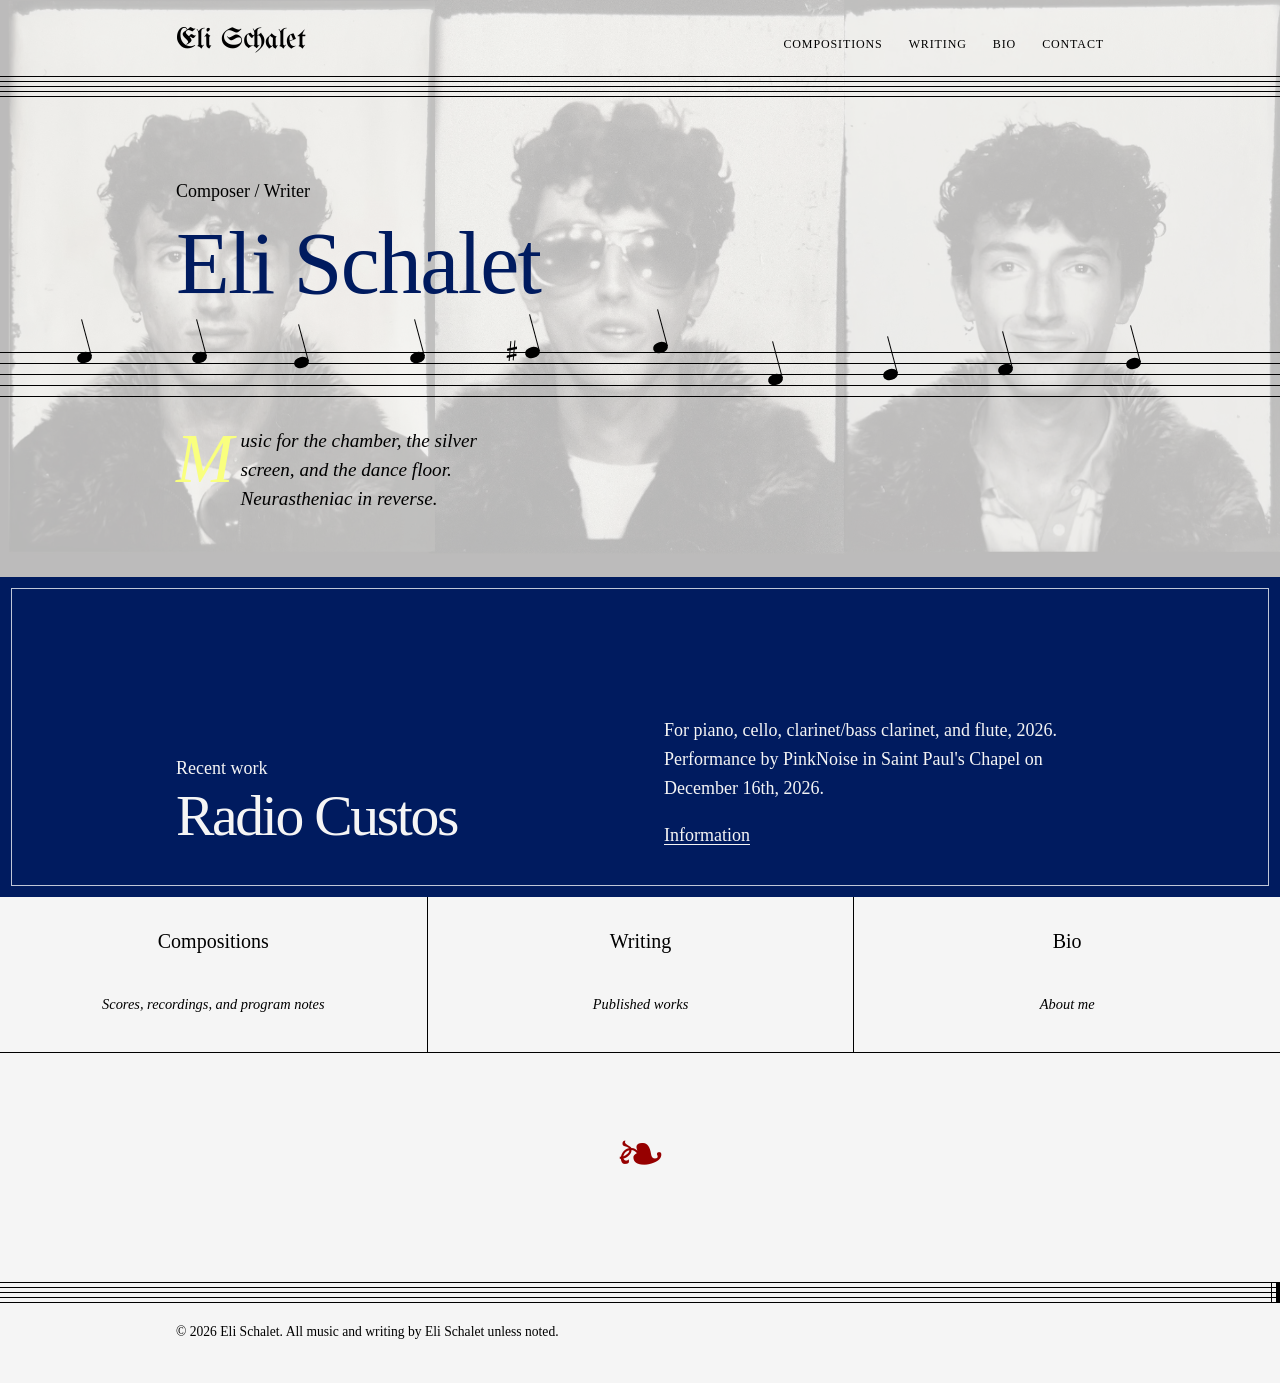
<file: index.html>
<!DOCTYPE html>
<html lang="en">
<head>
  <meta charset="UTF-8">
  <meta name="viewport" content="width=device-width, initial-scale=1">
  <title>Eli Schalet, Composer</title>
  <meta name="description" content="Composer of chamber and vocal music.">
  <meta property="og:title" content="Eli Schalet, Composer">
  <meta property="og:description" content="Composer of chamber and vocal music.">
  <meta property="og:type" content="website">
  <meta name="theme-color" content="#002FA7">
  <link rel="icon" href="images/Favicon.png">
  <link rel="preconnect" href="https://fonts.googleapis.com">
  <link rel="preconnect" href="https://fonts.gstatic.com" crossorigin>
  <link href="https://fonts.googleapis.com/css2?family=UnifrakturMaguntia&display=swap" rel="stylesheet">
  <link rel="stylesheet" href="css/style.css">
</head>
</head>
<body>
  <div class="top">
    <header class="site-header">
      <a class="site-title" href="index.html">Eli Schalet</a>
      <nav class="site-nav" aria-label="Main">
        <a href="compositions.html">compositions</a>
        <a href="writing.html">writing</a>
        <a href="bio.html">bio</a>
       <a href="contact.html">contact</a>
      </nav>
    </header>
    <div class="header-rule"><div class="staff small" aria-hidden="true"></div></div>

    <div class="hero-main">
      <section class="hero">
        <p class="role">Composer / Writer</p>
        <h1>Eli Schalet</h1>
        <div class="staff" aria-hidden="true">
          <span class="note" style="left:6%; top:5px"></span>
          <span class="note" style="left:15%; top:5px"></span>
          <span class="note" style="left:23%; top:10px"></span>
          <span class="note" style="left:32%; top:5px"></span>
          <span class="note sharp" style="left:41%; top:0px"></span>
          <span class="note" style="left:51%; top:-5px"></span>
          <span class="note" style="left:60%; top:27px"></span>
          <span class="note" style="left:69%; top:22px"></span>
          <span class="note" style="left:78%; top:17px"></span>
          <span class="note" style="left:88%; top:11px"></span>
        </div>
        <p class="lede">Music for the chamber, the silver screen, and the dance floor. Neurastheniac in reverse.</p>
      </section>
    </div>
    
  </div>

  <main>
    <section class="featured" aria-labelledby="feat">
      <div>
        <p>Recent work</p>
        <h2 id="feat">Radio Custos</h2>
      </div>
      <div>
        <p>For piano, cello, clarinet/bass clarinet, and flute, 2026. Performance by PinkNoise in Saint Paul's Chapel on December 16th, 2026.</p>
        <p><a href="compositions.html">Information</a></p>
      </div>
    </section>
    <nav class="doors" aria-label="Sections">
      <a href="compositions.html">Compositions<span>Scores, recordings, and program notes</span></a>
      <a href="writing.html">Writing<span>Published works</span></a>
      <a href="bio.html">Bio<span>About me</span></a>
    </nav>
  </main>

  <footer class="site-footer">
    <div class="staff small" aria-hidden="true"><span class="barline final"></span><span class="barline final"></span></div>
    <p>&copy; 2026 Eli Schalet. All music and writing by Eli Schalet unless noted.</p>
  </footer>
  <script src="js/main.js"></script>
</body>
</html>
</file>
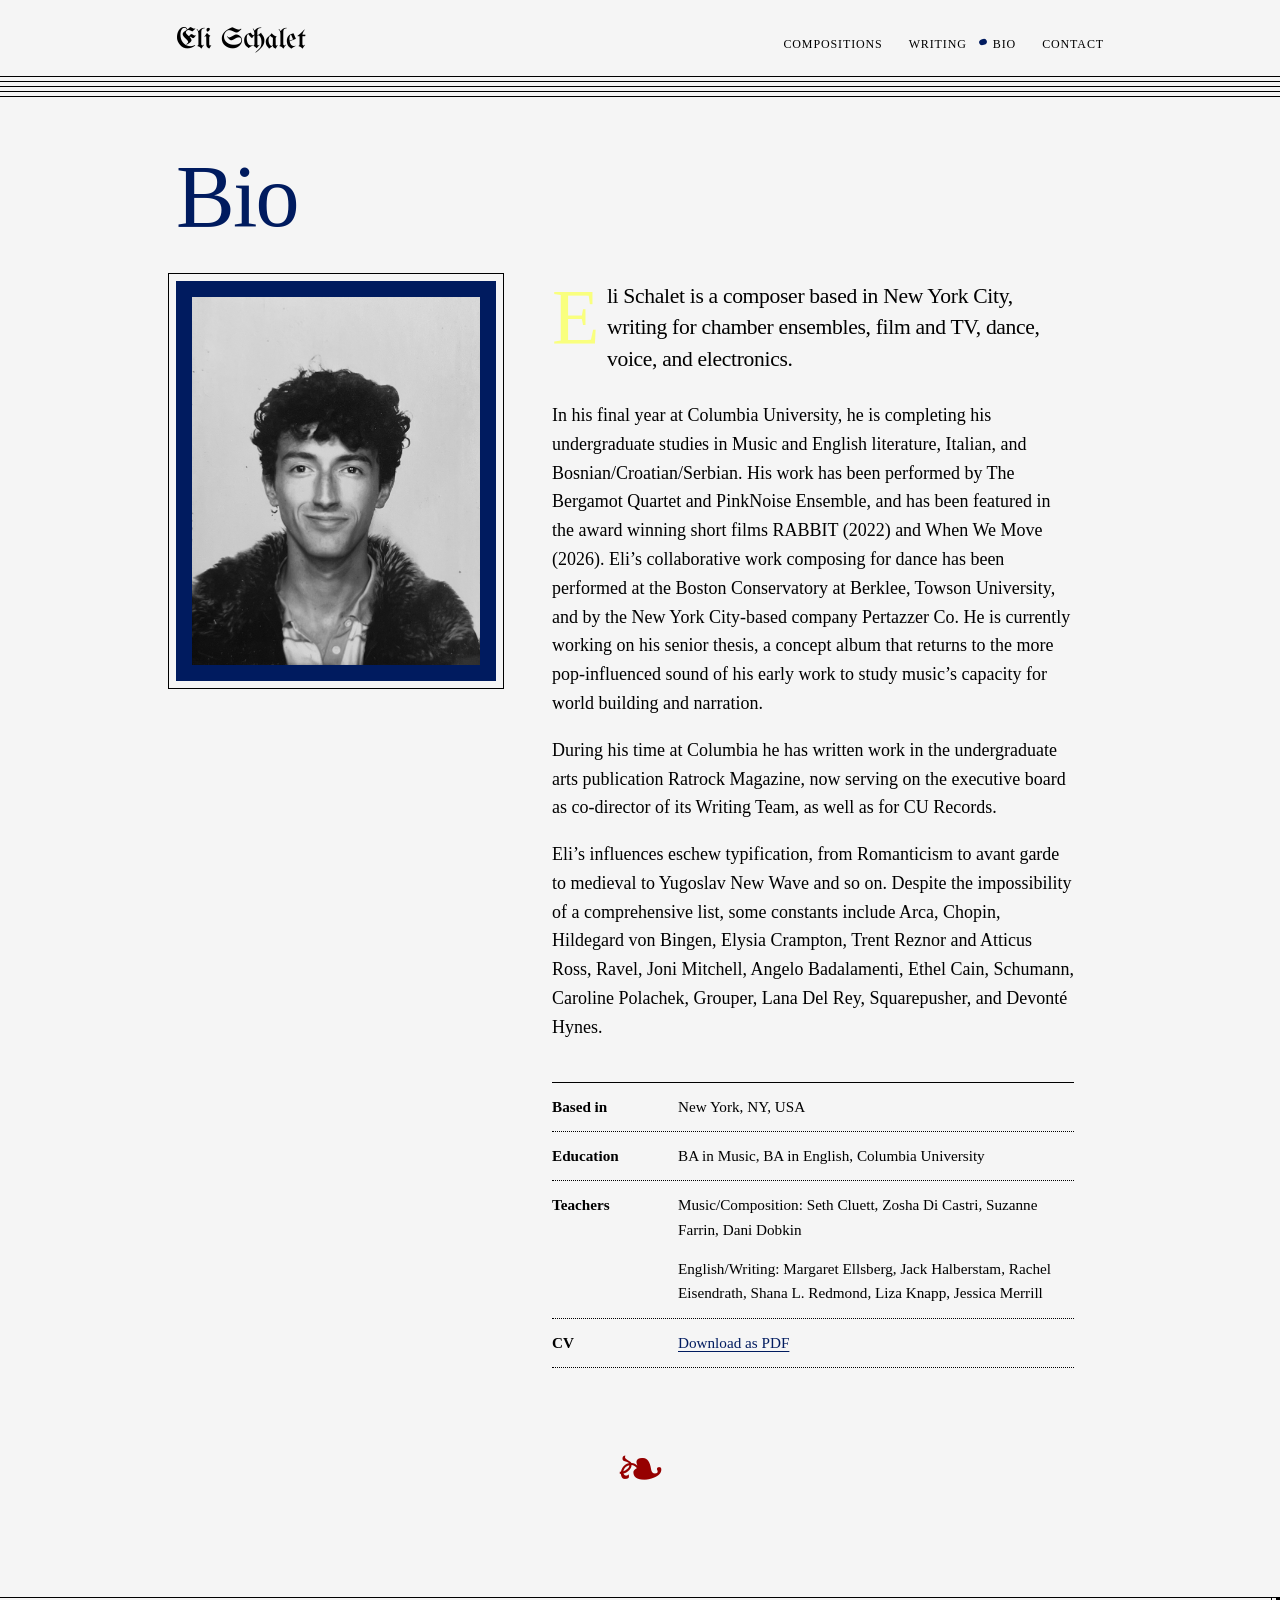
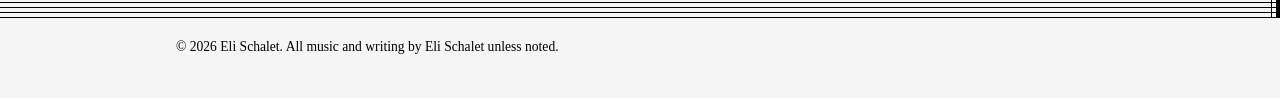
<file: bio.html>
<!DOCTYPE html>
<html lang="en">
<head>
  <meta charset="UTF-8">
  <meta name="viewport" content="width=device-width, initial-scale=1">
  <title>Bio | Eli Schalet</title>
  <meta name="description" content="About Eli Schalet, composer.">
  <meta property="og:title" content="Bio | Eli Schalet">
  <meta property="og:description" content="About Eli Schalet, composer.">
  <meta property="og:type" content="website">
  <meta name="theme-color" content="#002FA7">
  <link rel="icon" href="images/Favicon.png">
   <link rel="preconnect" href="https://fonts.googleapis.com">
  <link rel="preconnect" href="https://fonts.gstatic.com" crossorigin>
  <link href="https://fonts.googleapis.com/css2?family=UnifrakturMaguntia&display=swap" rel="stylesheet">
  <link rel="stylesheet" href="css/style.css">
</head>
<body>
  <header class="site-header">
    <a class="site-title" href="index.html">Eli Schalet</a>
    <nav class="site-nav" aria-label="Main">
      <a href="compositions.html">compositions</a>
      <a href="writing.html">writing</a>
      <a href="bio.html" aria-current="page">bio</a>
      <a href="contact.html">contact</a>
    </nav>
  </header>
  <div class="header-rule"><div class="staff small" aria-hidden="true"></div></div>

  <main>
    <h1 class="page-title">Bio</h1>
    
    <div class="bio">
      <div class="portrait">
        <!-- Add your photo to images/ then replace the line below with:
             <img src="images/Portrait.jpg" alt="Eli Schalet, photographed at ..."> -->
        <img src="images/Portrait.jpg" alt="Eli Schalet, photographed in Berlin">
      </div>
      <div class="bio-text">
        <p class="big">Eli Schalet is a composer based in New York City, writing for chamber ensembles, film and TV, dance, voice, and electronics.</p>
        <p>In his final year at Columbia University, he is completing his undergraduate studies in Music and English literature, Italian, and Bosnian/Croatian/Serbian. His work has been performed by The Bergamot Quartet and PinkNoise Ensemble, and has been featured in the award winning short films RABBIT (2022) and When We Move (2026). Eli’s collaborative work composing for dance has been performed at the Boston Conservatory at Berklee, Towson University, and by the New York City-based company Pertazzer Co. He is currently working on his senior thesis, a concept album that returns to the more pop-influenced sound of his early work to study music’s capacity for world building and narration.</p>
        <p>During his time at Columbia he has written work in the undergraduate arts publication Ratrock Magazine, now serving on the executive board as co-director of its Writing Team, as well as for CU Records.</p>
        <p>Eli’s influences eschew typification, from Romanticism to avant garde to medieval to Yugoslav New Wave and so on. Despite the impossibility of a comprehensive list, some constants include Arca, Chopin, Hildegard von Bingen, Elysia Crampton, Trent Reznor and Atticus Ross, Ravel, Joni Mitchell, Angelo Badalamenti, Ethel Cain, Schumann, Caroline Polachek, Grouper, Lana Del Rey, Squarepusher, and Devonté Hynes.</p>
        <dl class="facts">
          <div><dt>Based in</dt><dd>New York, NY, USA</dd></div>
          <div><dt>Education</dt><dd>BA in Music, BA in English, Columbia University</dd></div>
          <div><dt>Teachers</dt><dd><p>Music/Composition: Seth Cluett, Zosha Di Castri, Suzanne Farrin, Dani Dobkin</p><p>English/Writing: Margaret Ellsberg, Jack Halberstam, Rachel Eisendrath, Shana L. Redmond, Liza Knapp, Jessica Merrill</p></dd></div>
          <div><dt>CV</dt><dd><a href="docs/cv.pdf">Download as PDF</a></dd></div>
        </dl>
      </div>
    </div>
  </main>

  <footer class="site-footer">
    <div class="staff small" aria-hidden="true"><span class="barline final"></span><span class="barline final"></span></div>
    <p>&copy; 2026 Eli Schalet. All music and writing by Eli Schalet unless noted.</p>
  </footer>
  <script src="js/main.js"></script>
</body>
</html>
</file>
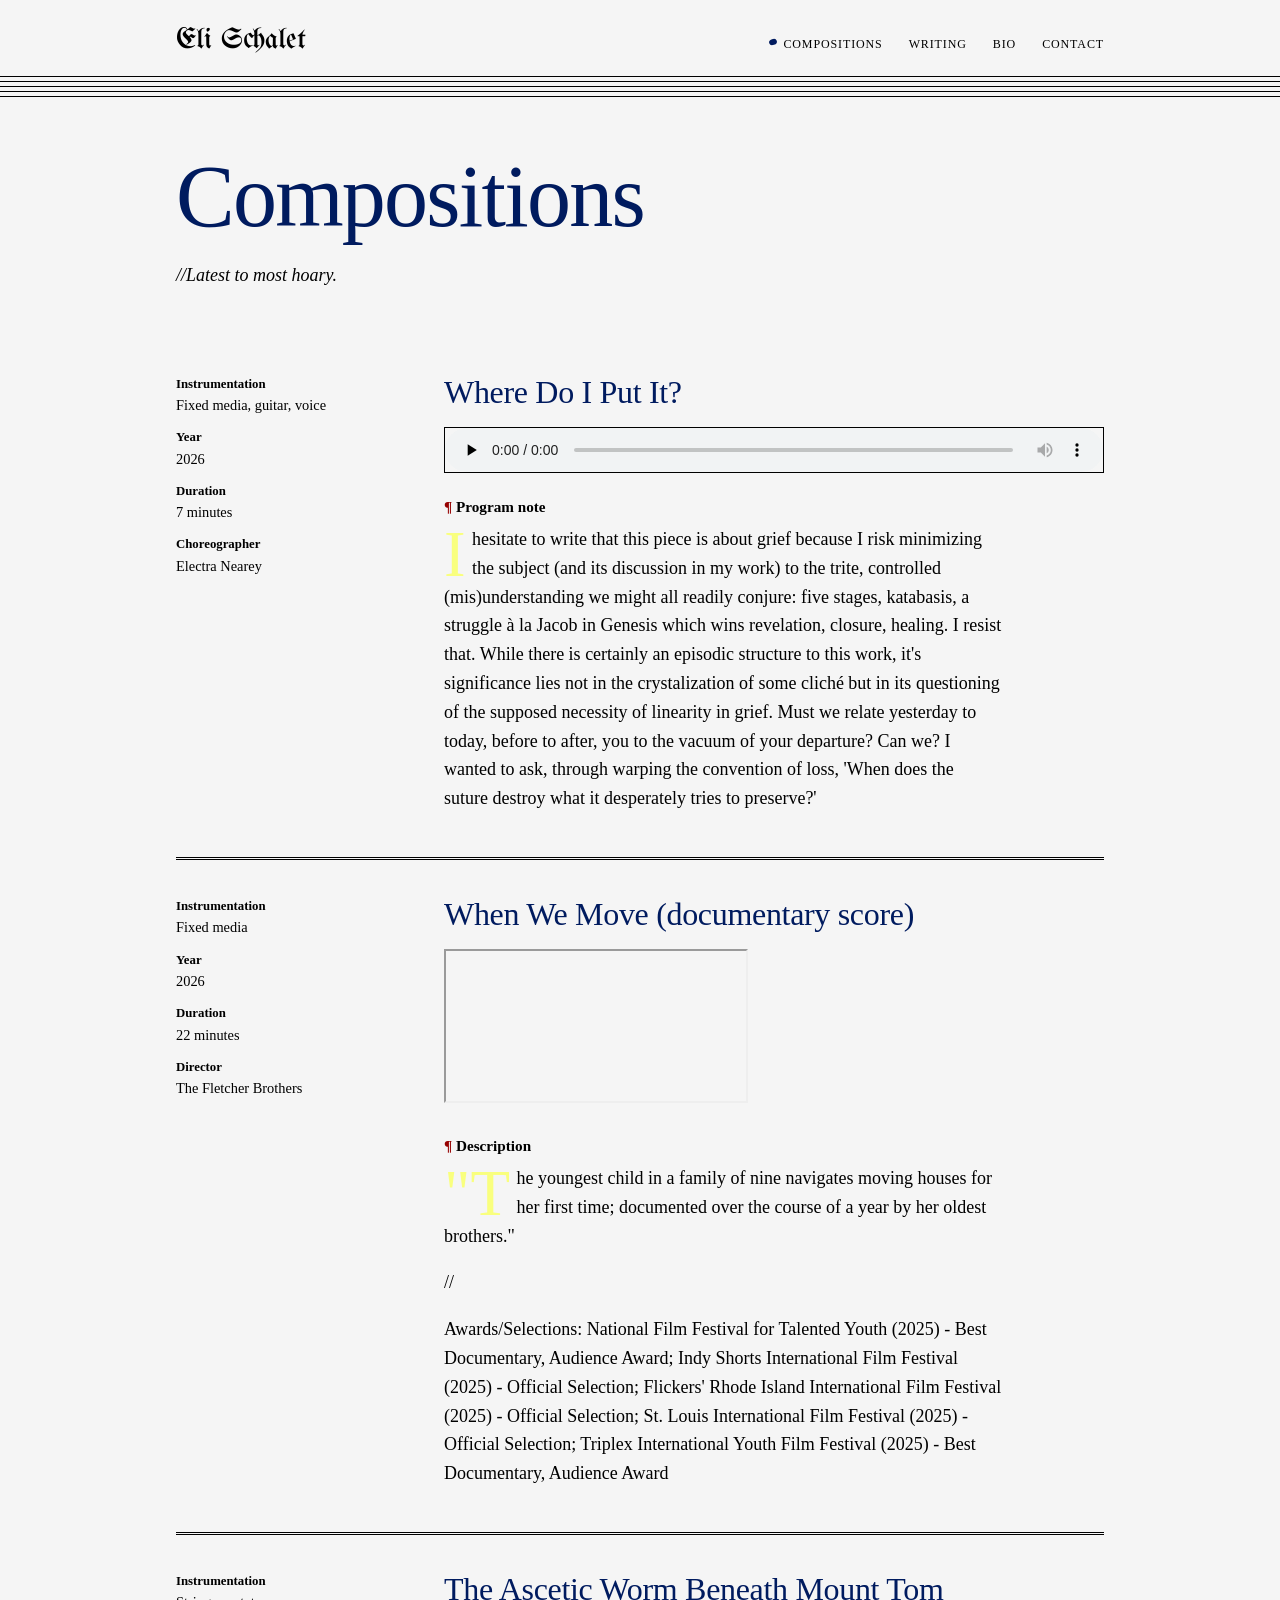
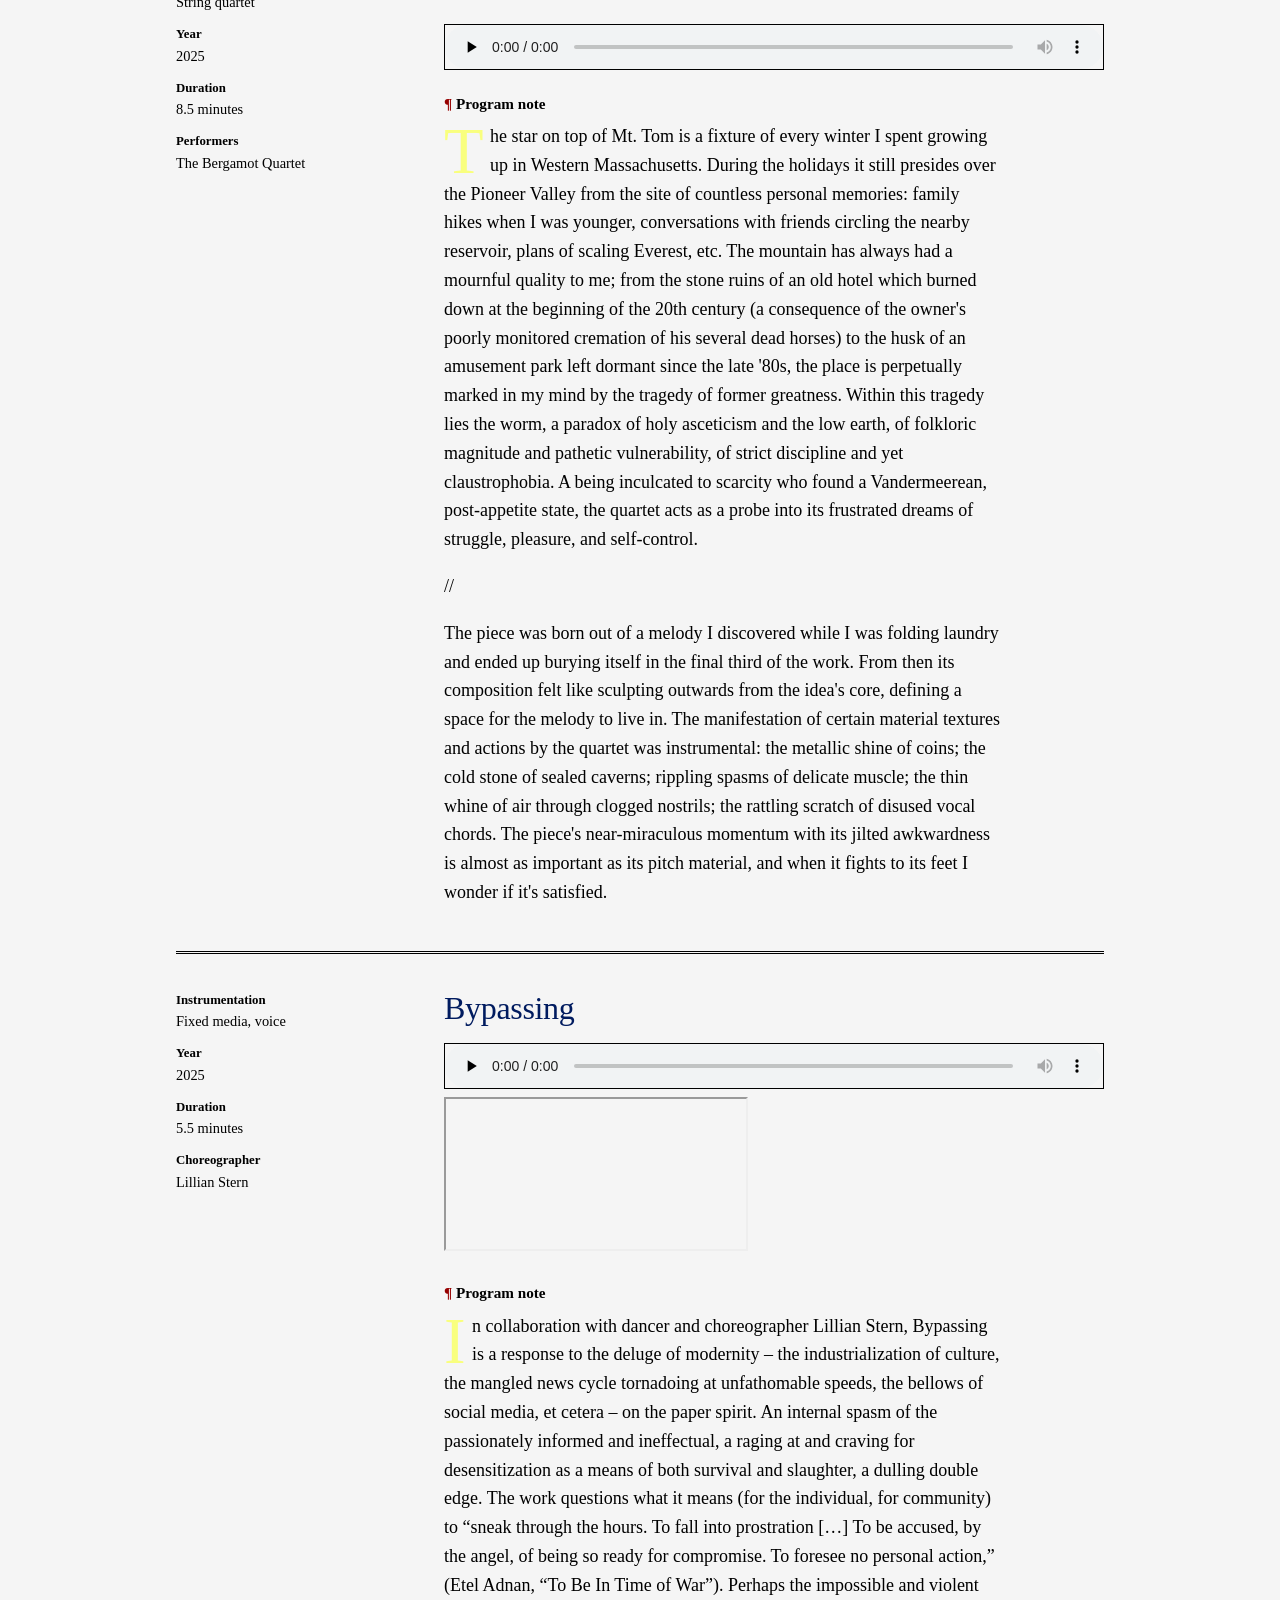
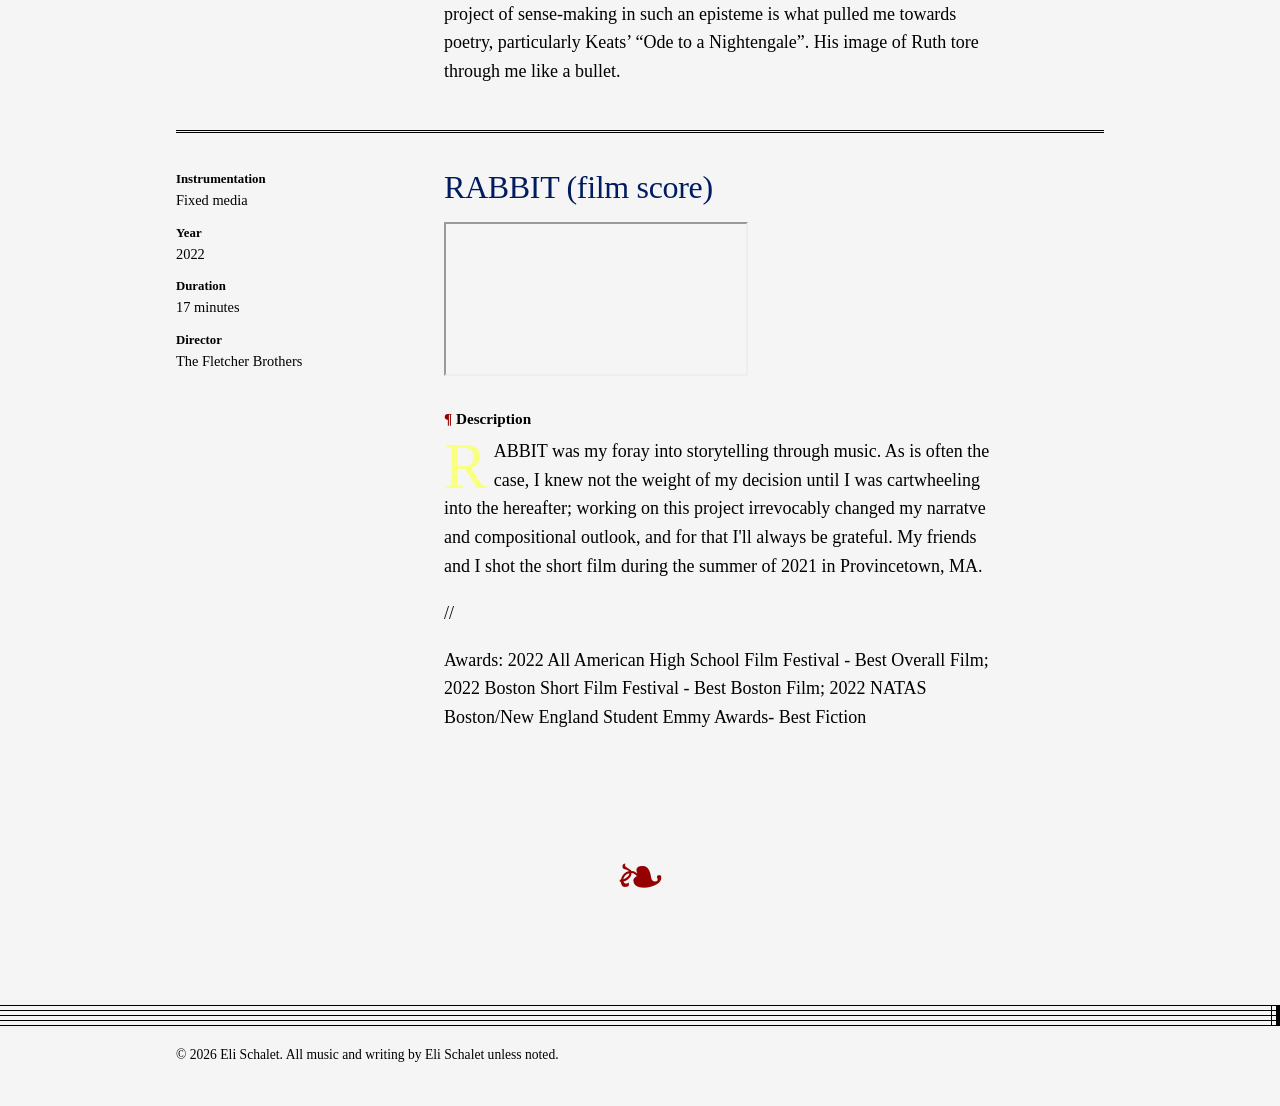
<file: compositions.html>
<!DOCTYPE html>
<html lang="en">
<head>
  <meta charset="UTF-8">
  <meta name="viewport" content="width=device-width, initial-scale=1">
  <title>Compositions | Eli Schalet</title>
  <meta name="description" content="Scores, recordings, and program notes by Eli Schalet.">
  <meta property="og:title" content="Compositions | Eli Schalet">
  <meta property="og:description" content="Scores, recordings, and program notes by Eli Schalet.">
  <meta property="og:type" content="website">
  <meta name="theme-color" content="#002FA7">
  <link rel="icon" href="images/Favicon.png">
   <link rel="preconnect" href="https://fonts.googleapis.com">
  <link rel="preconnect" href="https://fonts.gstatic.com" crossorigin>
  <link href="https://fonts.googleapis.com/css2?family=UnifrakturMaguntia&display=swap" rel="stylesheet">
  <link rel="stylesheet" href="css/style.css">
</head>
<body>
  <header class="site-header">
    <a class="site-title" href="index.html">Eli Schalet</a>
    <nav class="site-nav" aria-label="Main">
      <a href="compositions.html" aria-current="page">compositions</a>
      <a href="writing.html">writing</a>
      <a href="bio.html">bio</a>
      <a href="contact.html">contact</a>
    </nav>
  </header>
  <div class="header-rule"><div class="staff small" aria-hidden="true"></div></div>

  <main>
    <h1 class="page-title">Compositions</h1>
    <p class="page-intro">//Latest to most hoary.</p>

    <!-- To add a piece: copy one whole <article class="work"> block, paste it above or below, then edit. -->
    <article class="work">
      <dl class="work-meta"><dt>Instrumentation</dt><dd>Fixed media, guitar, voice</dd><dt>Year</dt><dd>2026</dd><dt>Duration</dt><dd>7 minutes</dd><dt>Choreographer</dt><dd>Electra Nearey</dd></dl>
      <div>
        <div>
         <h2>Where Do I Put It?</h2>
          <div class="player">
          <audio controls preload="none">
            <source src="audio/Where-Do-I-Put-It.mp3" type="audio/mpeg">
            Your browser does not support audio playback.
          </audio>
          </div>
          <h3>Program note</h3>
         <div class="note-text">
          <p>I hesitate to write that this piece is about grief because I risk minimizing the subject (and its discussion in my work) to the trite, controlled (mis)understanding we might all readily conjure: five stages, katabasis, a struggle à la Jacob in Genesis which wins revelation, closure, healing. I resist that. While there is certainly an episodic structure to this work, it's significance lies not in the crystalization of some cliché but in its questioning of the supposed necessity of linearity in grief. Must we relate yesterday to today, before to after, you to the vacuum of your departure? Can we? I wanted to ask, through warping the convention of loss, 'When does the suture destroy what it desperately tries to preserve?'</p>
        </div>
      </div>
    </article>
    <article class="work">
      <dl class="work-meta"><dt>Instrumentation</dt><dd>Fixed media</dd><dt>Year</dt><dd>2026</dd><dt>Duration</dt><dd>22 minutes</dd><dt>Director</dt><dd>The Fletcher Brothers</dd></dl>
        <div>
         <h2>When We Move (documentary score)</h2>
          <div class="video">
           <iframe
              src="https://www.youtube-nocookie.com/embed/kihxj8-IbUY"
              title="When We Move"
              loading="lazy"
              allow="accelerometer; encrypted-media; gyroscope; picture-in-picture"
              allowfullscreen></iframe>
          </div>
          <h3>Description</h3>
         <div class="note-text">
          <p>"The youngest child in a family of nine navigates moving houses for her first time; documented over the course of a year by her oldest brothers."</p>
          <p>//</p>
          <p>Awards/Selections: National Film Festival for Talented Youth (2025) - Best Documentary, Audience Award; Indy Shorts International Film Festival (2025) - Official Selection; Flickers' Rhode Island International Film Festival (2025) - Official Selection; St. Louis International Film Festival (2025) - Official Selection; Triplex International Youth Film Festival (2025) - Best Documentary, Audience Award</p>
        </div>
      </div>
    </article>
      <article class="work">
      <dl class="work-meta"><dt>Instrumentation</dt><dd>String quartet</dd><dt>Year</dt><dd>2025</dd><dt>Duration</dt><dd>8.5 minutes</dd><dt>Performers</dt><dd>The Bergamot Quartet</dd></dl>
      <div>
        <h2>The Ascetic Worm Beneath Mount Tom</h2>
        <div class="player">
          <audio controls preload="none">
            <source src="audio/The-Ascetic-Worm-Beneath-Mount-Tom.mp3" type="audio/mpeg">
            Your browser does not support audio playback.
          </audio>
        </div>
        <h3>Program note</h3>
        <div class="note-text">
          <p>The star on top of Mt. Tom is a fixture of every winter I spent growing up in Western Massachusetts. During the holidays it still presides over the Pioneer Valley from the site of countless personal memories: family hikes when I was younger, conversations with friends circling the nearby reservoir, plans of scaling Everest, etc. The mountain has always had a mournful quality to me; from the stone ruins of an old hotel which burned down at the beginning of the 20th century (a consequence of the owner's poorly monitored cremation of his several dead horses) to the husk of an amusement park left dormant since the late '80s, the place is perpetually marked in my mind by the tragedy of former greatness. Within this tragedy lies the worm, a paradox of holy asceticism and the low earth, of folkloric magnitude and pathetic vulnerability, of strict discipline and yet claustrophobia. A being inculcated to scarcity who found a Vandermeerean, post-appetite state, the quartet acts as a probe into its frustrated dreams of struggle, pleasure, and self-control.</p> 
          <p>//</p>
          <p>The piece was born out of a melody I discovered while I was folding laundry and ended up burying itself in the final third of the work. From then its composition felt like sculpting outwards from the idea's core, defining a space for the melody to live in. The manifestation of certain material textures and actions by the quartet was instrumental: the metallic shine of coins; the cold stone of sealed caverns; rippling spasms of delicate muscle; the thin whine of air through clogged nostrils; the rattling scratch of disused vocal chords. The piece's near-miraculous momentum with its jilted awkwardness is almost as important as its pitch material, and when it fights to its feet I wonder if it's satisfied.</p>
        </div>
      </div>
    </article>

    <article class="work">
      <dl class="work-meta"><dt>Instrumentation</dt><dd>Fixed media, voice</dd><dt>Year</dt><dd>2025</dd><dt>Duration</dt><dd>5.5 minutes</dd><dt><dt>Choreographer</dt><dd>Lillian Stern</dd></dl>
        <div>
         <h2>Bypassing</h2>
         <div class="player">
          <audio controls preload="none">
            <source src="audio/Bypassing.mp3" type="audio/mpeg">
            Your browser does not support audio playback.
          </audio>
        </div>
          <div class="video">
           <iframe
              src="https://www.youtube-nocookie.com/embed/ymyE1urTT2g"
              title="Bypassing"
              loading="lazy"
              allow="accelerometer; encrypted-media; gyroscope; picture-in-picture"
              allowfullscreen></iframe>
          </div>
          <h3>Program note</h3>
         <div class="note-text">
          <p>In collaboration with dancer and choreographer Lillian Stern, Bypassing is a response to the deluge of modernity – the industrialization of culture, the mangled news cycle tornadoing at unfathomable speeds, the bellows of social media, et cetera – on the paper spirit. An internal spasm of the passionately informed and ineffectual, a raging at and craving for desensitization as a means of both survival and slaughter, a dulling double edge. The work questions what it means (for the individual, for community) to “sneak through the hours. To fall into prostration […] To be accused, by the angel, of being so ready for compromise. To foresee no personal action,” (Etel Adnan, “To Be In Time of War”). Perhaps the impossible and violent project of sense-making in such an episteme is what pulled me towards poetry, particularly Keats’ “Ode to a Nightengale”. His image of Ruth tore through me like a bullet.</p>
        </div>
      </div>
    </article>

    <article class="work">
      <dl class="work-meta"><dt>Instrumentation</dt><dd>Fixed media</dd><dt>Year</dt><dd>2022</dd><dt>Duration</dt><dd>17 minutes</dd><dt>Director</dt><dd>The Fletcher Brothers</dd></dl>
      <div>
        <h2>RABBIT (film score)</h2>
        <div class="video">
          <iframe
            src="https://www.youtube-nocookie.com/embed/RTTvB4UaEZA"
            title="RABBIT film score"
            loading="lazy"
            allow="accelerometer; encrypted-media; gyroscope; picture-in-picture"
            allowfullscreen></iframe>
        </div>
        <h3>Description</h3>
        <div class="note-text">
          <p>RABBIT was my foray into storytelling through music. As is often the case, I knew not the weight of my decision until I was cartwheeling into the hereafter; working on this project irrevocably changed my narratve and compositional outlook, and for that I'll always be grateful. My friends and I shot the short film during the summer of 2021 in Provincetown, MA.</p>
         <p>//</p>
          <p>Awards: 2022 All American High School Film Festival - Best Overall Film; 2022 Boston Short Film Festival - Best Boston Film; 2022 NATAS Boston/New England Student Emmy Awards- Best Fiction</p>
        </div>
      </div>
    </article>
   
  </main>

  <footer class="site-footer">
    <div class="staff small" aria-hidden="true"><span class="barline final"></span><span class="barline final"></span></div>
    <p>&copy; 2026 Eli Schalet. All music and writing by Eli Schalet unless noted.</p>
  </footer>
  <script src="js/main.js"></script>
</body>
</html>
</file>
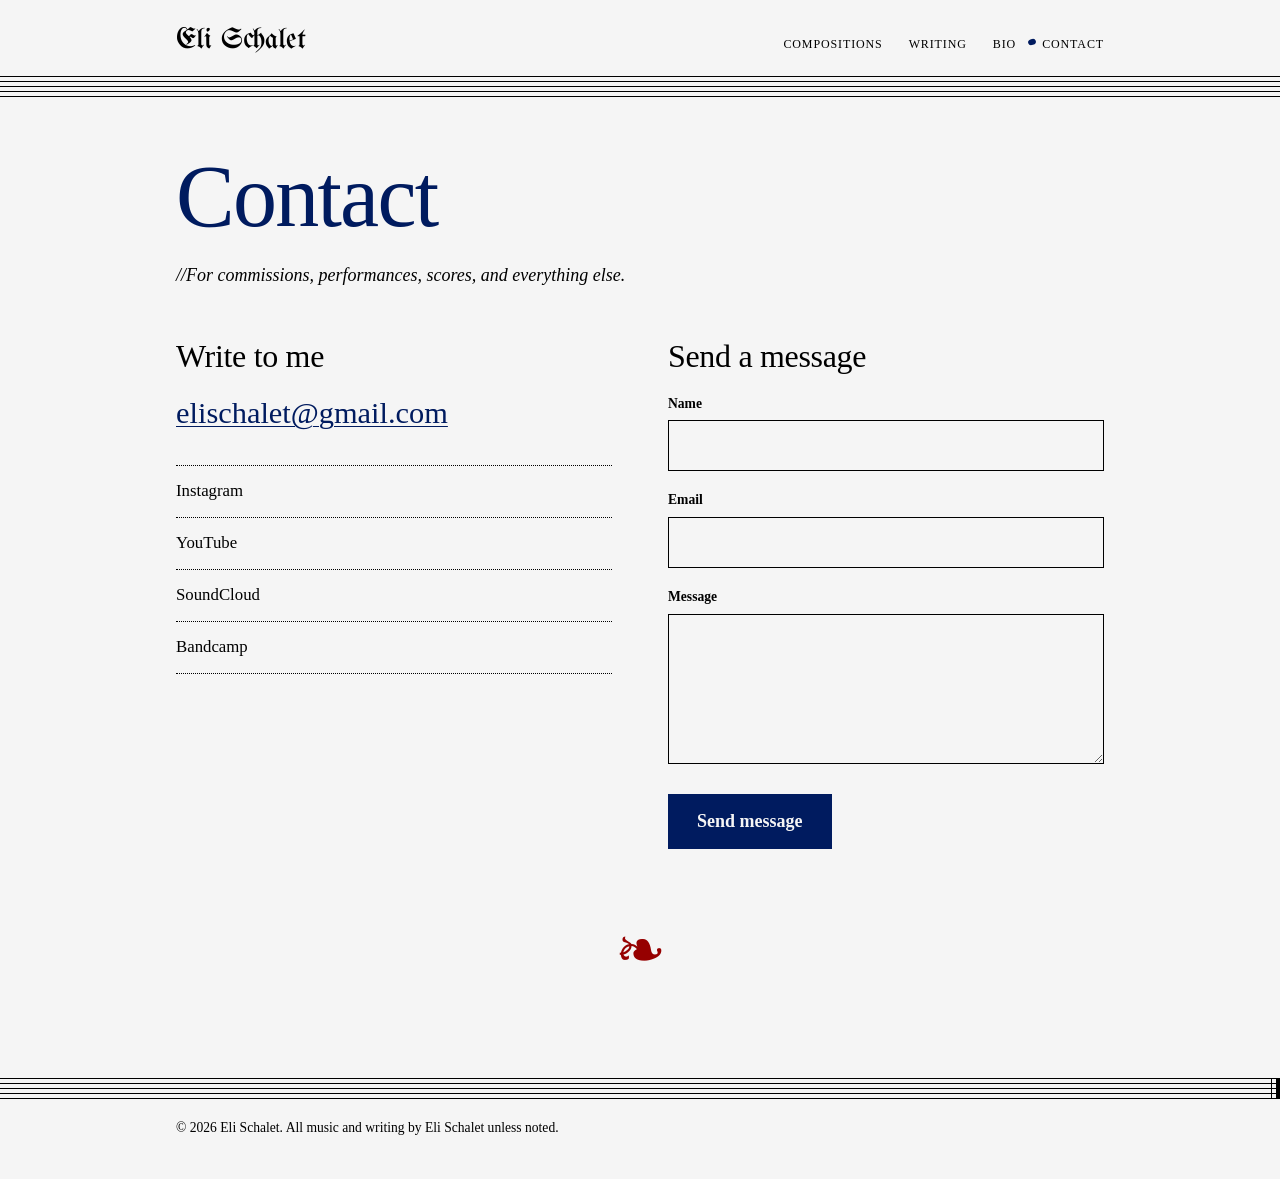
<file: contact.html>
<!DOCTYPE html>
<html lang="en">
<head>
  <meta charset="UTF-8">
  <meta name="viewport" content="width=device-width, initial-scale=1">
  <title>Contact | Eli Schalet</title>
  <meta name="description" content="Contact Eli Schalet for commissions and performances.">
  <meta property="og:title" content="Contact | Eli Schalet">
  <meta property="og:description" content="Contact Eli Schalet for commissions and performances.">
  <meta property="og:type" content="website">
  <meta name="theme-color" content="#002FA7">
  <link rel="icon" href="images/Favicon.png">
   <link rel="preconnect" href="https://fonts.googleapis.com">
  <link rel="preconnect" href="https://fonts.gstatic.com" crossorigin>
  <link href="https://fonts.googleapis.com/css2?family=UnifrakturMaguntia&display=swap" rel="stylesheet">
  <link rel="stylesheet" href="css/style.css">
</head>
<body>
  <header class="site-header">
    <a class="site-title" href="index.html">Eli Schalet</a>
    <nav class="site-nav" aria-label="Main">
      <a href="compositions.html">compositions</a>
      <a href="writing.html">writing</a>
      <a href="bio.html">bio</a>
      <a href="contact.html" aria-current="page">contact</a>
    </nav>
  </header>
  <div class="header-rule"><div class="staff small" aria-hidden="true"></div></div>

  <main>
    <h1 class="page-title">Contact</h1>
    <p class="page-intro">//For commissions, performances, scores, and everything else.</p>
    <div class="contact">
      <div>
        <h2>Write to me</h2>
        <!-- To reduce spam, you can write the address as you [at] example [dot] com instead of a link. -->
        <p><a class="email-link" href="mailto:elischalet@gmail.com">elischalet@gmail.com</a></p>
        <ul class="social">
          <li><a href="https://instagram.com/eschalet" target="_blank" rel="noopener">Instagram</a></li>
          <li><a href="https://youtube.com/@elischalet" target="_blank" rel="noopener">YouTube</a></li>
          <li><a href="https://soundcloud.com/eli-schalet" target="_blank" rel="noopener">SoundCloud</a></li>
          <li><a href="https://elischalet.bandcamp.com" target="_blank" rel="noopener">Bandcamp</a></li>
        </ul>
      </div>
      <div>
        <h2>Send a message</h2>
        <!-- Sign up free at formspree.io, create a form, and replace YOUR_ID below. -->
        <form action="https://formspree.io/f/mjywwpbk" method="POST">
          <label for="name">Name</label>
          <input id="name" type="text" name="name" required>
          <label for="email">Email</label>
          <input id="email" type="email" name="email" required>
          <label for="message">Message</label>
          <textarea id="message" name="message" required></textarea>
          <button type="submit">Send message</button>
        </form>
      </div>
    </div>
  </main>

  <footer class="site-footer">
    <div class="staff small" aria-hidden="true"><span class="barline final"></span><span class="barline final"></span></div>
    <p>&copy; 2026 Eli Schalet. All music and writing by Eli Schalet unless noted.</p>
  </footer>
  <script src="js/main.js"></script>
</body>
</html>
</file>
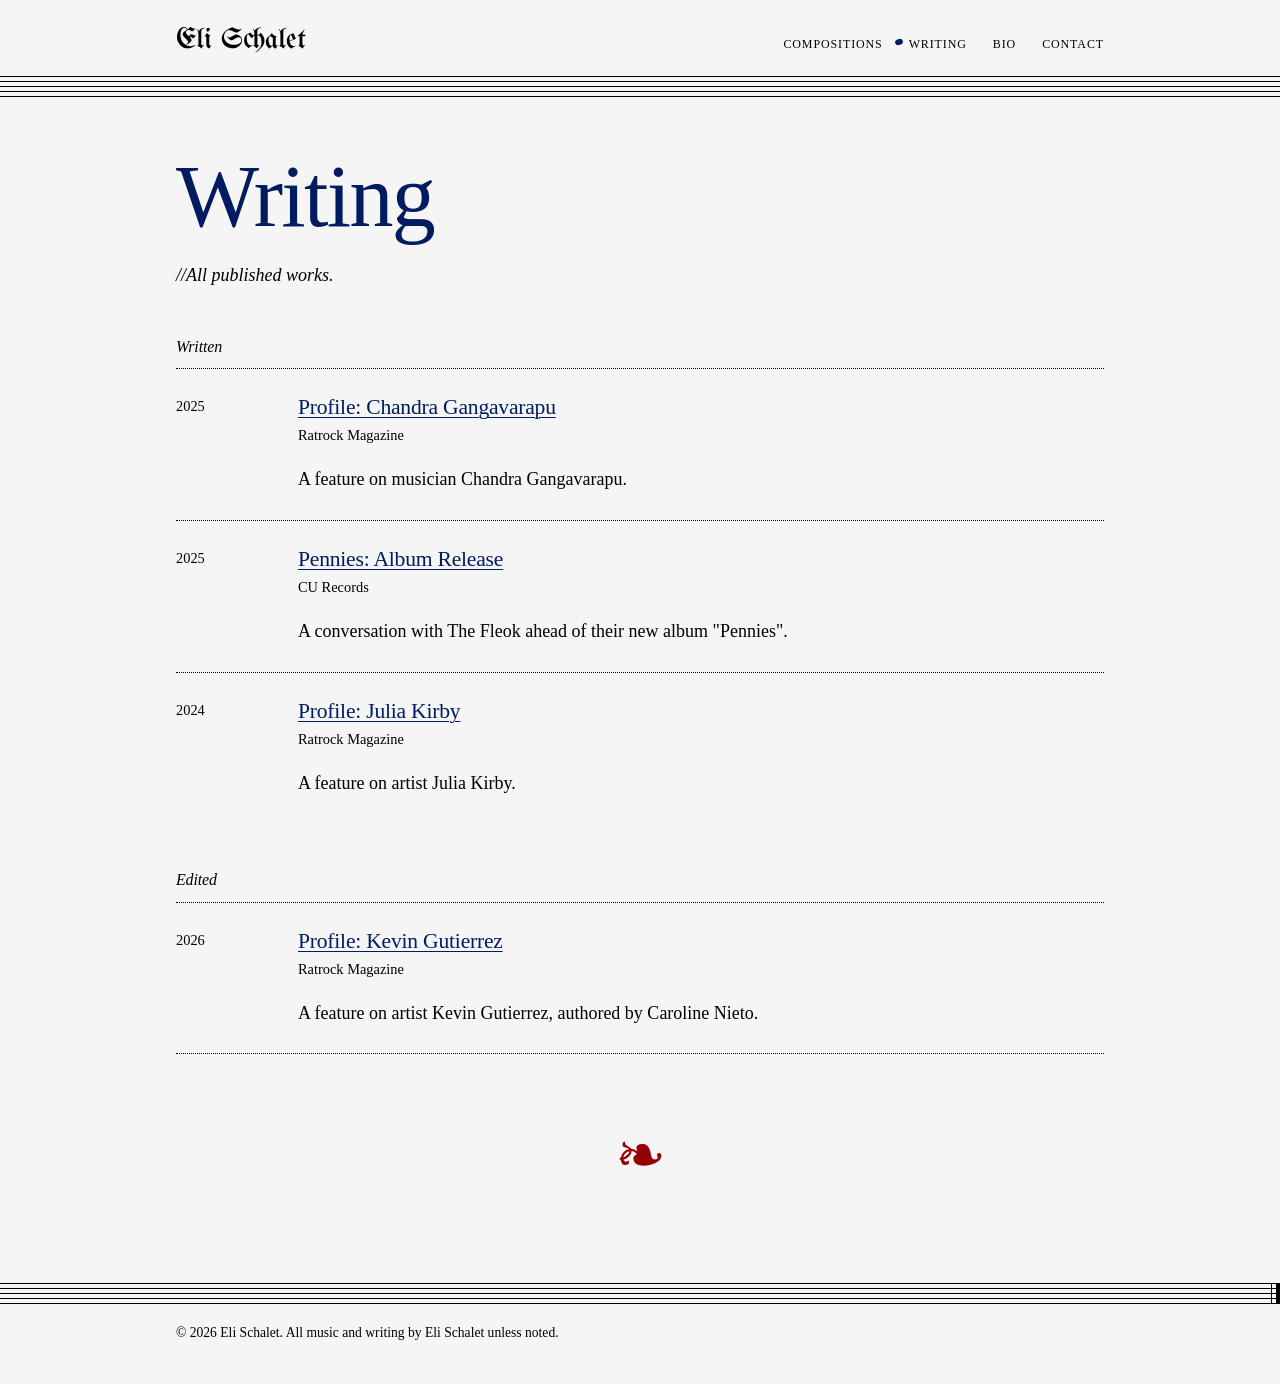
<file: writing.html>
<!DOCTYPE html>
<html lang="en">
<head>
  <meta charset="UTF-8">
  <meta name="viewport" content="width=device-width, initial-scale=1">
  <title>Writing | Eli Schalet</title>
  <meta name="description" content="Essays, reviews, and articles by Eli Schalet.">
  <meta property="og:title" content="Writing | Eli Schalet">
  <meta property="og:description" content="Essays, reviews, and articles by Eli Schalet.">
  <meta property="og:type" content="website">
  <meta name="theme-color" content="#002FA7">
  <link rel="icon" href="images/Favicon.png">
   <link rel="preconnect" href="https://fonts.googleapis.com">
  <link rel="preconnect" href="https://fonts.gstatic.com" crossorigin>
  <link href="https://fonts.googleapis.com/css2?family=UnifrakturMaguntia&display=swap" rel="stylesheet">
  <link rel="stylesheet" href="css/style.css">
</head>
<body>
  <header class="site-header">
    <a class="site-title" href="index.html">Eli Schalet</a>
    <nav class="site-nav" aria-label="Main">
      <a href="compositions.html">compositions</a>
      <a href="writing.html" aria-current="page">writing</a>
      <a href="bio.html">bio</a>
      <a href="contact.html">contact</a>
    </nav>
  </header>
  <div class="header-rule"><div class="staff small" aria-hidden="true"></div></div>

  <main>
    <h1 class="page-title">Writing</h1>
    <p class="page-intro">//All published works.</p>

    <h2 class="group">Written</h2>
    <article class="piece">
      <p class="year">2025</p>
      <div>
        <h2><a href="https://www.ratrockmagazine.com/feature/2025/4/29/chandra-gangavarapu" target="_blank" rel="noopener">Profile: Chandra Gangavarapu</a></h2>
        <p class="where">Ratrock Magazine</p>
        <p>A feature on musician Chandra Gangavarapu.</p>
      </div>
    </article>

    <article class="piece">
      <p class="year">2025</p>
      <div>
        <h2><a href="https://www.curecords.org/blog/pennies-album-release" target="_blank" rel="noopener">Pennies: Album Release</a></h2>
        <p class="where">CU Records</p>
        <p>A conversation with The Fleok ahead of their new album "Pennies".</p>
      </div>
    </article>

    <article class="piece">
      <p class="year">2024</p>
      <div>
        <h2><a href="https://www.ratrockmagazine.com/feature/2024/11/7/julia-kirby" target="_blank" rel="noopener">Profile: Julia Kirby</a></h2>
        <p class="where">Ratrock Magazine</p>
        <p>A feature on artist Julia Kirby.</p>
      </div>
    </article>

  <h2 class="group">Edited</h2>
  <article class="piece">
      <p class="year">2026</p>
      <div>
        <h2><a href="https://www.ratrockmagazine.com/feature/2026/11/14/kevin-gutierrez" target="_blank" rel="noopener">Profile: Kevin Gutierrez</a></h2>
        <p class="where">Ratrock Magazine</p>
        <p>A feature on artist Kevin Gutierrez, authored by Caroline Nieto.</p>
      </div>
    </article>

  </main>

  <footer class="site-footer">
    <div class="staff small" aria-hidden="true"><span class="barline final"></span><span class="barline final"></span></div>
    <p>&copy; 2026 Eli Schalet. All music and writing by Eli Schalet unless noted.</p>
  </footer>
  <script src="js/main.js"></script>
</body>
</html>
</file>
<file: css/style.css>
/* ------------------------------------------------------------
   Composer portfolio: ultramarine, white, black staff-line work
   Edit the colors and spacing in :root and everything follows.
------------------------------------------------------------ */
:root {
  --blue: #001b5f;          /* International Klein Blue */
  --maroon: #960000;        /* illuminated initials */
  --white: #f5f5f5;
  --black: #000000;
  --yellow:#f9ff7e;
  --gap: 12px;              /* distance between staff lines */
  --max: 1040px;
  --pad: clamp(20px, 5vw, 56px);
  --font: "Times New Roman", Times, serif;
}

* { box-sizing: border-box; margin: 0; padding: 0; }
html { scroll-behavior: smooth; }
body {
  font-family: var(--font);
  font-size: 1.125rem;   /* Times runs small, so the base is bumped up */
  line-height: 1.6;
  color: var(--black);
  background: var(--white);
  -webkit-font-smoothing: antialiased;
}
img { max-width: 100%; display: block; }
a { color: var(--blue); text-decoration-thickness: 1px; text-underline-offset: 3px; }
a:hover { background: var(--maroon); color: var(--white); text-decoration: none; }
:focus-visible { outline: 2px solid var(--blue); outline-offset: 3px; }

/* ---------- staff: five black lines, the manuscript-paper motif ---------- */
.staff {
  position: relative;
  height: calc(var(--gap) * 4 + 1px);
  background:
    linear-gradient(var(--black), var(--black)) 0 0 / 100% 1px no-repeat,
    linear-gradient(var(--black), var(--black)) 0 var(--gap) / 100% 1px no-repeat,
    linear-gradient(var(--black), var(--black)) 0 calc(var(--gap) * 2) / 100% 1px no-repeat,
    linear-gradient(var(--black), var(--black)) 0 calc(var(--gap) * 3) / 100% 1px no-repeat,
    linear-gradient(var(--black), var(--black)) 0 calc(var(--gap) * 4) / 100% 1px no-repeat;
}
.staff.small { --gap: 5px; }
.note {                      /* a notehead, with a stem */
  position: absolute;
  width: 15px; height: 11px;
  margin-top: -5px;
  background: var(--black);
  border-radius: 50%;
  transform: rotate(-15deg);
}
.note::after {
  content: ""; position: absolute;
  right: 0; bottom: 50%;
  width: 1px; height: 38px;
  background: var(--black);
}
.barline { position: absolute; top: 0; bottom: 0; width: 1px; background: var(--black); }

/* ---------- header ---------- */
.site-header {
  display: flex; justify-content: space-between; align-items: baseline;
  flex-wrap: wrap; gap: 12px 32px;
  padding: 26px var(--pad) 18px;
  max-width: var(--max); margin: 0 auto;
}
.site-title {
  font-weight: 700; font-size: 1.15rem; letter-spacing: -0.02em;
  color: var(--black); text-decoration: none;
}
.site-title:hover { background: none; color: var(--maroon); }
.site-nav { display: flex; gap: 26px; flex-wrap: wrap; }
.site-nav a {
  color: var(--black); text-decoration: none; font-size: 0.95rem;
  padding: 2px 0; position: relative;
}
.site-nav a:hover { background: none; color: var(--maroon); }
.site-nav a[aria-current="page"]::before {   /* a notehead marks the current page */
  content: ""; position: absolute; left: -14px; top: 50%;
  width: 8px; height: 6px; margin-top: -3px;
  background: var(--blue); border-radius: 50%; transform: rotate(-20deg);
}
.header-rule { max-width: var(--max); margin: 0 auto; padding: 0 var(--pad); }

/* ---------- layout ---------- */
main { max-width: var(--max); margin: 0 auto; padding: 56px var(--pad) 96px; }
h1 { font-size: clamp(2.4rem, 7vw, 5.5rem); line-height: 0.98; letter-spacing: -0.045em; font-weight: 700; color: var(--blue); }
h2 { font-size: clamp(1.4rem, 3vw, 2rem); line-height: 1.15; letter-spacing: -0.03em; font-weight: 700; }
h3 { font-size: 0.95rem; font-weight: 700; margin: 22px 0 6px; }
p + p { margin-top: 1em; }
.page-title { margin-bottom: 8px; }
.page-intro { max-width: 52ch; margin: 20px 0 48px; }
.small { font-size: 0.875rem; }

/* ---------- home ---------- */
.hero { padding: 24px 0 64px; }
.hero .role { margin-bottom: 14px; }
.hero .staff { margin: 44px 0 30px; --gap: 11px; }
.lede { max-width: 36ch; font-size: 1.2rem; line-height: 1.5; }

.featured {
  background: var(--blue); color: var(--white);
  padding: clamp(24px, 5vw, 48px);
  display: grid; grid-template-columns: 1fr 1fr; gap: 24px 48px; align-items: end;
  min-height: 320px;
}
.featured h2 { font-size: clamp(2rem, 5vw, 3.6rem); letter-spacing: -0.04em; }
.featured a { color: var(--white); }
.featured a:hover { background: var(--white); color: var(--maroon); }

.doors { display: grid; grid-template-columns: repeat(3, 1fr); border: 1px solid var(--black); border-top: 0; }
.doors a {
  color: var(--black); text-decoration: none; padding: 28px 24px 36px;
  border-left: 1px solid var(--black); font-size: 1.25rem; letter-spacing: -0.02em; font-weight: 700;
  display: flex; flex-direction: column; gap: 36px;
}
.doors a:first-child { border-left: 0; }
.doors a span { font-weight: 400; font-size: 0.9rem; letter-spacing: 0; }
.doors a:hover { background: var(--maroon); color: var(--white); }

/* ---------- compositions ---------- */
.work {
  display: grid; grid-template-columns: 220px 1fr; gap: 20px 48px;
  padding: 36px 0 44px; border-top: 1px solid var(--black);
}
.work-meta dt { font-weight: 700; font-size: 0.8rem; margin-top: 10px; }
.work-meta dt:first-child { margin-top: 0; }
.work-meta dd { font-size: 0.9rem; }
.work h2 { margin-bottom: 16px; color: var(--blue); }
.player { border: 1px solid var(--black); background: var(--white); margin-bottom: 8px; }
audio { display: block; width: 100%; height: 44px; }
.work .note-text { max-width: 62ch; }
.work .links { margin-top: 18px; font-size: 0.9rem; }

/* ---------- writings ---------- */
.piece {
  display: grid; grid-template-columns: 90px 1fr; gap: 8px 32px;
  padding: 26px 0; border-top: 1px dotted var(--black);
}
.piece:last-of-type { border-bottom: 1px dotted var(--black); }
.piece .year { font-size: 0.9rem; }
.piece h2 { font-size: 1.35rem; margin-bottom: 4px; }
.piece .where { font-size: 0.9rem; margin-bottom: 8px; }
.piece p:last-child { max-width: 58ch; }

/* ---------- bio ---------- */
.bio { display: grid; grid-template-columns: 320px 1fr; gap: 56px; align-items: start; margin-top: 40px; }
.portrait { background: var(--blue); color: var(--white); aspect-ratio: 4 / 5; display: flex; align-items: flex-end; padding: 16px; font-size: 0.85rem; }
.portrait img { width: 100%; height: 100%; object-fit: cover; }
.bio-text { max-width: 58ch; }
.bio-text .big { font-size: 1.35rem; line-height: 1.45; letter-spacing: -0.015em; margin-bottom: 1.2em; }
.facts { margin-top: 40px; border-top: 1px solid var(--black); }
.facts div { display: grid; grid-template-columns: 110px 1fr; gap: 16px; padding: 12px 0; border-bottom: 1px dotted var(--black); font-size: 0.95rem; }
.facts dt { font-weight: 700; }

/* ---------- contact ---------- */
.contact { display: grid; grid-template-columns: 1fr 1fr; gap: 56px; }
.contact h2 { margin-bottom: 14px; }
.email-link { font-size: clamp(1.3rem, 3vw, 1.9rem); font-weight: 700; letter-spacing: -0.03em; word-break: break-word; }
.social { list-style: none; margin-top: 28px; }
.social li { border-top: 1px dotted var(--black); }
.social li:last-child { border-bottom: 1px dotted var(--black); }
.social a { display: block; padding: 12px 0; color: var(--black); text-decoration: none; font-size: 1.05rem; }
.social a:hover { background: var(--maroon); color: var(--white); padding-left: 10px; }
form label { display: block; font-size: 0.85rem; font-weight: 700; margin-top: 18px; }
form input, form textarea {
  width: 100%; font: inherit; padding: 10px 12px; margin-top: 6px;
  border: 1px solid var(--black); border-radius: 0; background: var(--white);
}
form textarea { min-height: 150px; resize: vertical; }
form input:focus, form textarea:focus { outline: 2px solid var(--blue); outline-offset: 0; border-color: var(--blue); }
button {
  margin-top: 22px; font: inherit; font-weight: 700; cursor: pointer;
  background: var(--blue); color: var(--white); border: 1px solid var(--blue);
  padding: 12px 28px; border-radius: 0;
}
button:hover { background: var(--white); color: var(--yellow); }

/* ---------- footer ---------- */
.site-footer { max-width: var(--max); margin: 0 auto; padding: 0 var(--pad) 40px; font-size: 0.85rem; }
.site-footer .staff { margin-bottom: 18px; }
.site-footer .final { right: 0; }                 /* final double barline */
.site-footer .final + .final { right: 6px; width: 4px; }

/* ---------- small screens ---------- */
@media (max-width: 760px) {
  .featured, .contact, .bio, .work { grid-template-columns: 1fr; }
  .bio { gap: 32px; }
  .portrait { aspect-ratio: 1 / 1; max-width: 320px; }
  .doors { grid-template-columns: 1fr; }
  .doors a { border-left: 0; border-top: 1px solid var(--black); gap: 12px; }
  .doors a:first-child { border-top: 0; }
  .piece { grid-template-columns: 1fr; }
  .work-meta { display: grid; grid-template-columns: auto 1fr; gap: 0 16px; }
  .work-meta dt { margin-top: 0; }
  .site-nav { gap: 20px; }
}
@media (prefers-reduced-motion: reduce) { html { scroll-behavior: auto; } }

/* ------------------------------------------------------------
   Times New Roman adjustments + subtle medieval ornament
   (delete this whole block to remove the ornament)
------------------------------------------------------------ */
/* Serif type wants looser tracking and lighter headings than the sans did */
h1 { font-weight: 400; letter-spacing: -0.02em; line-height: 1; }
h2 { font-weight: 400; letter-spacing: -0.01em; }
.site-title { font-family: "UnifrakturMaguntia", "Old English Text MT", "Times New Roman", serif; font-weight: 400; font-size: 1.8rem; letter-spacing: 0; line-height: 1; }
.site-nav a { font-variant: small-caps; letter-spacing: 0.05em; font-size: 1.1rem; }
.doors a, .email-link { letter-spacing: 0; font-weight: 400; }
.doors a span { font-style: italic; }
.lede, .page-intro { font-style: italic; }

/* Illuminated initial: maroon drop cap on the home intro, bio, and each program note */
.bio-text .big::first-letter,
.note-text p:first-child::first-letter,
.lede::first-letter {
  float: left; color: var(--yellow);
  font-size: 3.6em; line-height: 0.8; padding: 0.06em 0.1em 0 0;
}

/* Pilcrow before small headings, like a rubricated paragraph mark */
h3::before { content: "\00B6\00A0"; color: var(--maroon); }

/* Double ruling between works, as on ruled manuscript pages */
.work { border-top: 3px double var(--black); }
.work:first-of-type { border-top: 0; }

/* Inset keyline frame inside the blue block, and an offset frame on the portrait */
.featured { outline: 1px solid rgba(255, 255, 255, 0.75); outline-offset: -12px; }
.portrait { outline: 1px solid var(--black); outline-offset: 7px; }

/* A fleuron closes every page */
main::after {
  content: "\2767"; display: block; text-align: center;
  color: var(--maroon); font-size: 3.8rem; line-height: 1; margin-top: 72px;
}

/* Home page photo behind the header and intro */
.top { position: relative; isolation: isolate; }
.top::before {
  content: "";
  position: absolute; inset: 0; z-index: -1;
  background: url("../images/hero.jpg") center / cover no-repeat;
  opacity: 0.25;             /* lower this for a fainter photo */
}
.hero-main { max-width: var(--max); margin: 0 auto; padding: 56px var(--pad) 0; }
.top + main { padding-top: 0; }   /* the blue box sits flush under the photo */

/* Footer staff ends at the page margin with a proper final barline */
.site-footer .staff {
  width: calc(50% + 50vw);   /* from the left window edge to the right text margin */
  margin-right: 0;
}
.site-footer .final + .final { right: 0; width: 4px; }       /* thick line, outer */
.site-footer .final:first-child { right: 8px; width: 1px; }  /* thin line, inner */

/* Staff lines run to the window edges; text keeps its margins */
.header-rule { max-width: none; padding: 0; }

.hero .staff,
.site-footer .staff {
  width: 100vw;
  margin-left: calc(50% - 50vw);
  margin-right: calc(50% - 50vw);
}

body { overflow-x: hidden; }   /* stops a sideways scrollbar from 100vw */

/* Blue box runs edge to edge; its text stays aligned with the page column */
.featured {
  width: 100vw;
  margin-left: calc(50% - 50vw);
  margin-right: calc(50% - 50vw);
  padding-left: max(var(--pad), calc((100vw - var(--max)) / 2 + var(--pad)));
  padding-right: max(var(--pad), calc((100vw - var(--max)) / 2 + var(--pad)));
}

/* Bordered links run edge to edge, with the first label aligned to the page column */
.doors {
  width: 100vw;
  margin-left: calc(50% - 50vw);
  margin-right: calc(50% - 50vw);
  border-left: 0;
  border-right: 0;
}
.doors a:first-child {
  padding-left: max(var(--pad), calc((100vw - var(--max)) / 2 + var(--pad)));
}

@media (max-width: 760px) {
  .doors a,
  .doors a:first-child { padding-left: var(--pad); padding-right: var(--pad); }
}

/* Center the text in the three bordered links */
.doors a,
.doors a:first-child {
  text-align: center;
  padding-left: 24px;
  padding-right: 24px;
}

/* Stems down for notes on or above the middle line */
.note.down::after { right: auto; left: 0; bottom: auto; top: 50%; }

/* Open notehead (half note) and whole note */
.note.open { background: transparent; border: 2px solid var(--black); }
.note.whole { background: transparent; border: 2px solid var(--black); }
.note.whole::after { display: none; }

/* Sharp sign, placed to the left of a notehead */
.note.sharp::before {
  content: "";
  position: absolute;
  left: -17px; top: 50%;
  width: 10px; height: 24px; margin-top: -19px;
  transform: rotate(20deg);   /* cancels the notehead's tilt so the sharp stands upright */
  background: url("data:image/svg+xml,%3Csvg xmlns='http://www.w3.org/2000/svg' viewBox='0 0 10 24'%3E%3Cg stroke='black' fill='none'%3E%3Cpath d='M3 2V22M7 1V21' stroke-width='1'/%3E%3Cpath d='M0 11L10 8M0 18L10 15' stroke-width='2.4'/%3E%3C/g%3E%3C/svg%3E") no-repeat center / 100% 100%;
}

.group { font-size: 1rem; font-style: italic; margin: 48px 0 12px; }
</file>
